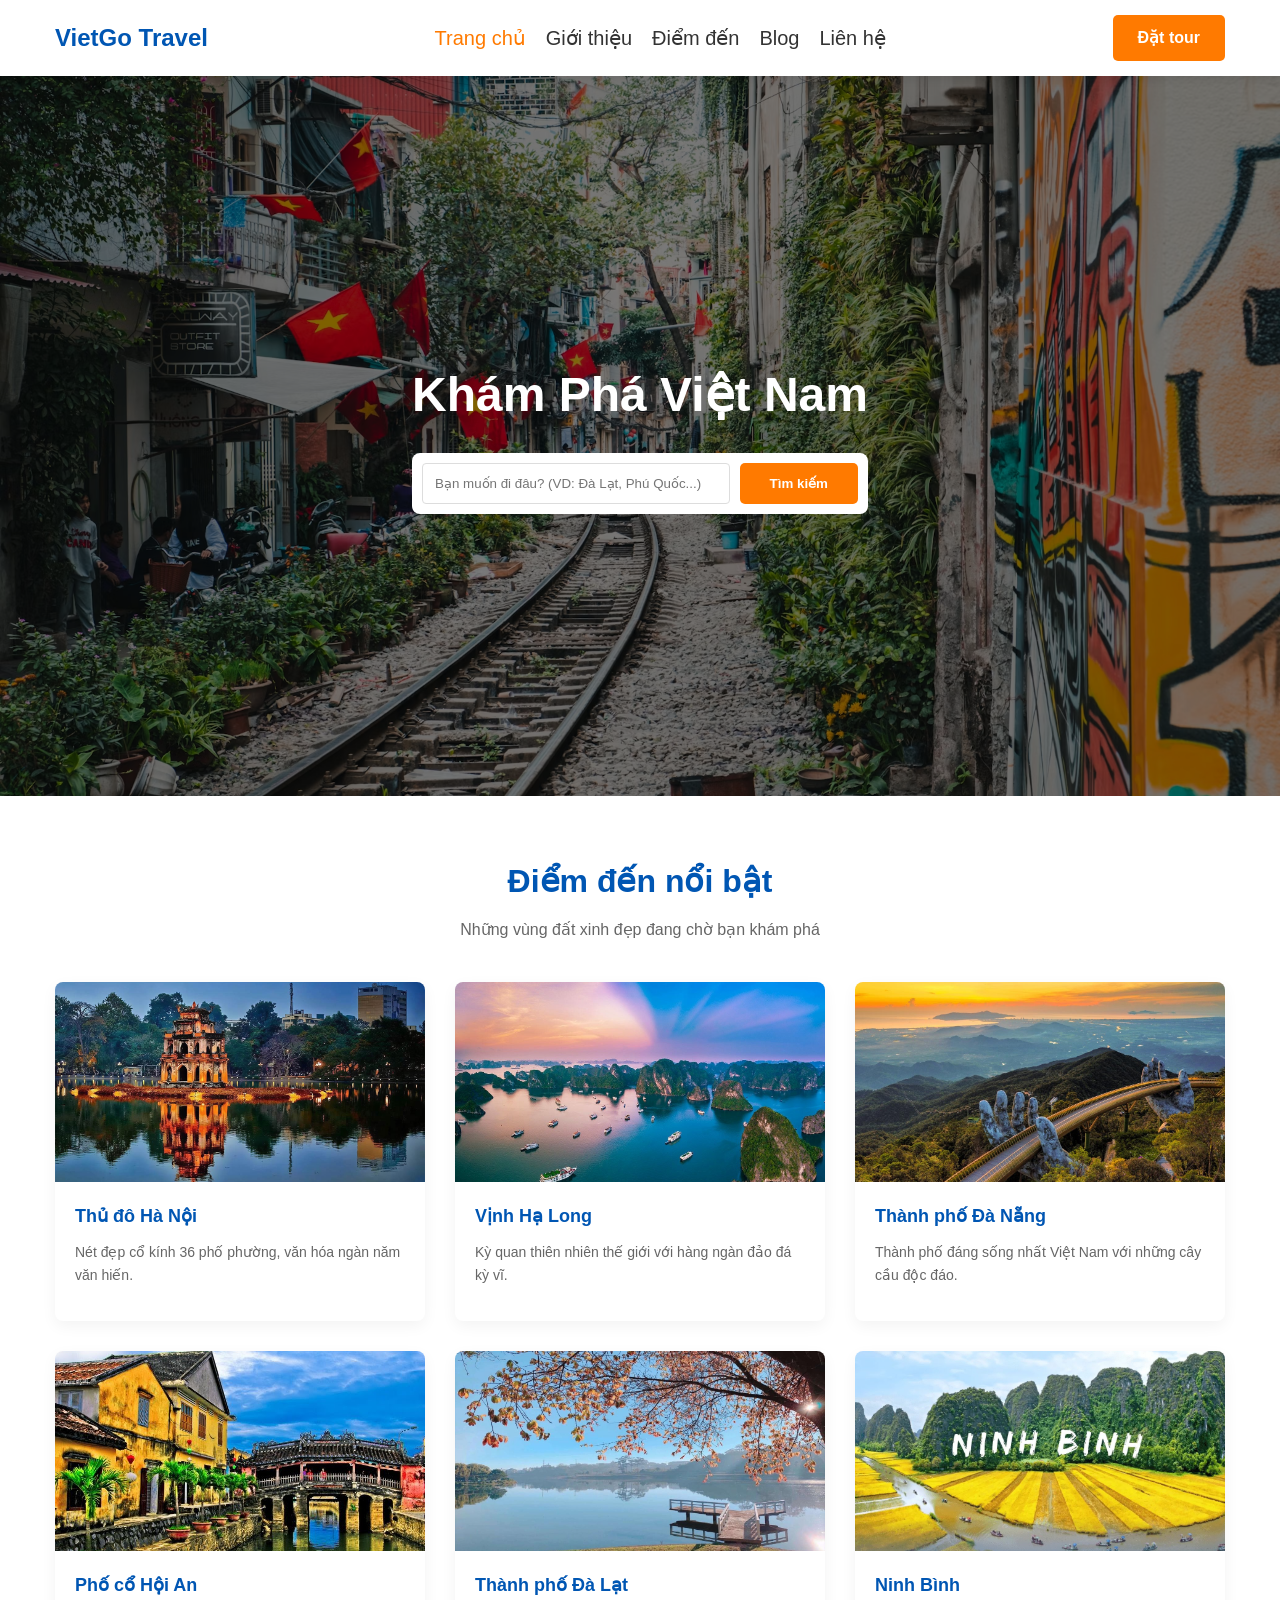
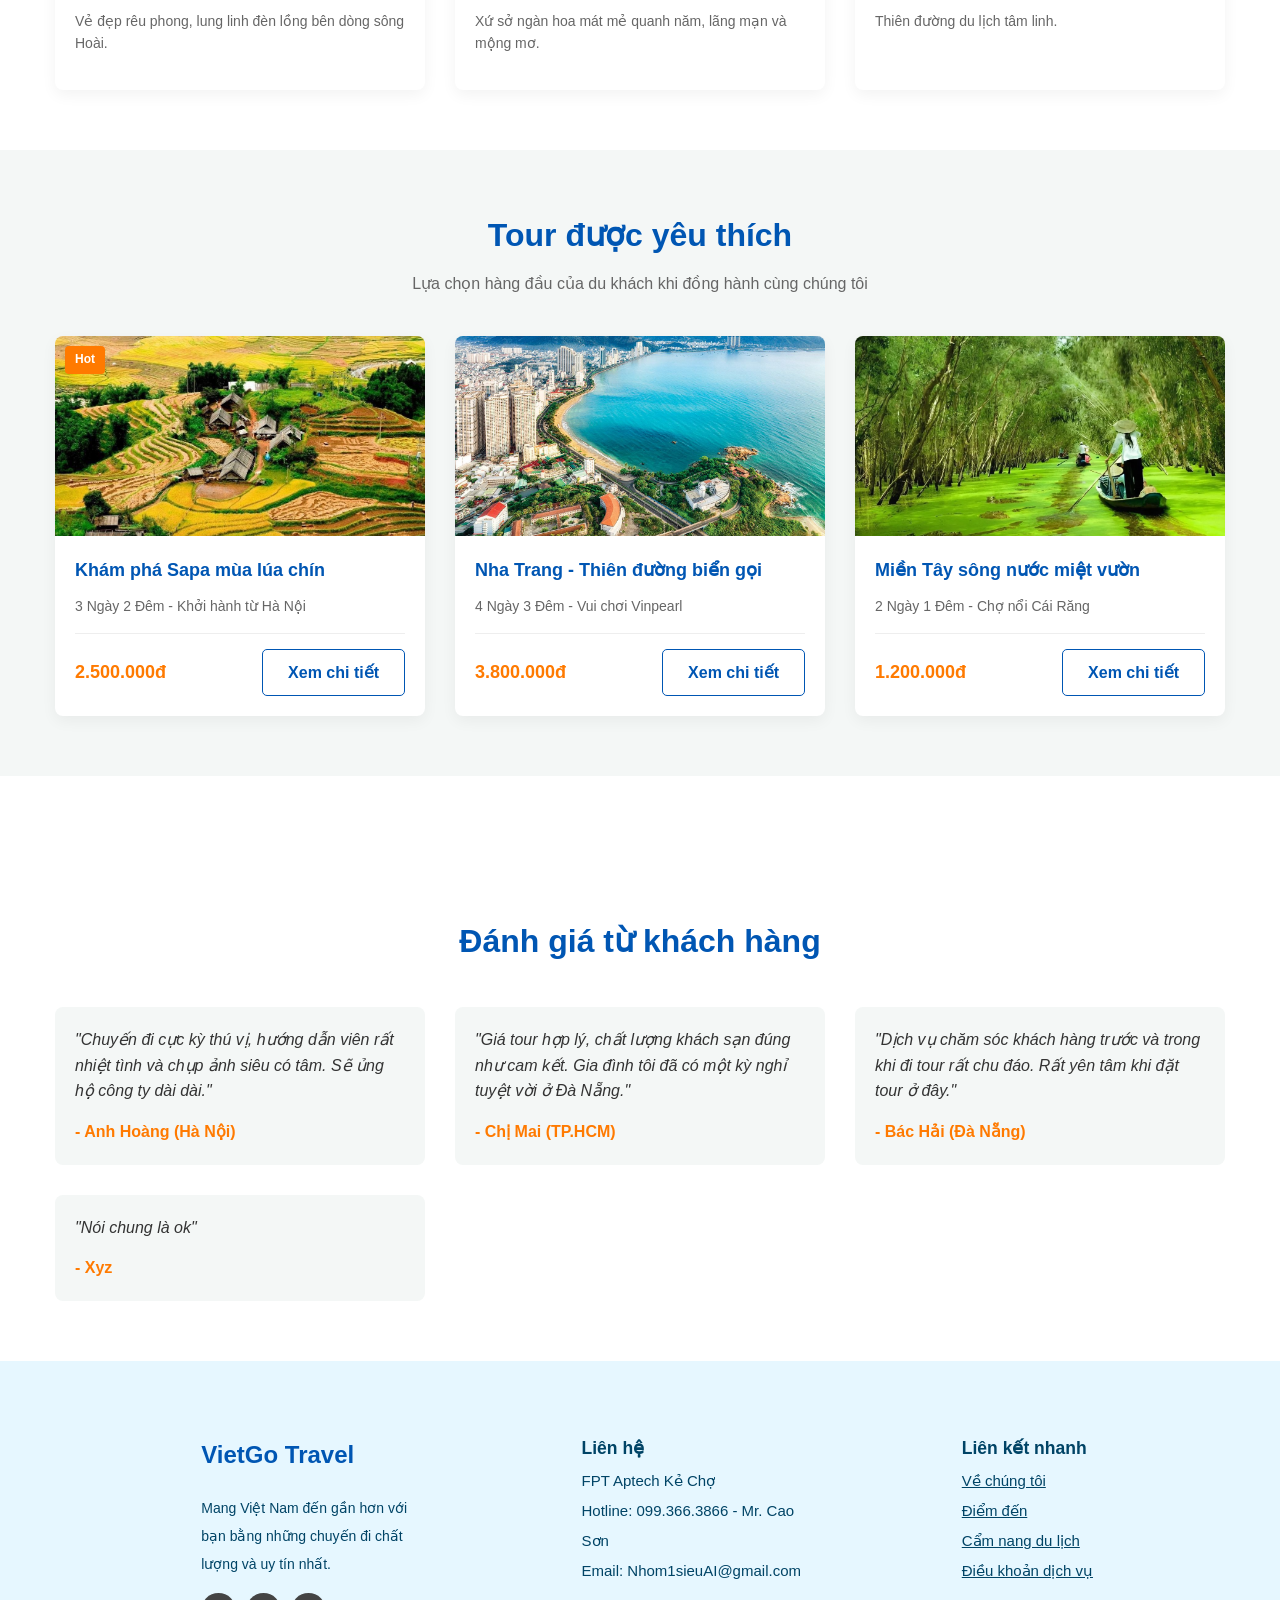
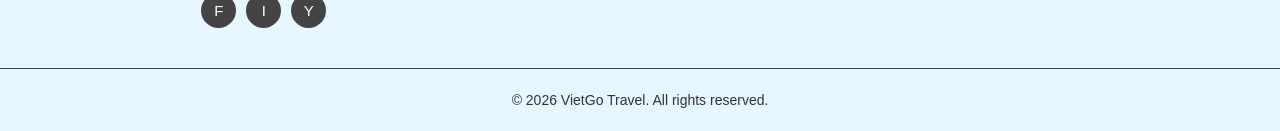
<file: index.html>
<!DOCTYPE html>
<html lang="en">

<head>
    <meta charset="UTF-8">
    <meta name="viewport" content="width=device-width, initial-scale=1.0">
    <title>Home</title>
    <link rel="stylesheet" href="css/index.css" />
    <link rel="stylesheet" href="css/app.css" />
    <link rel="stylesheet" href="./css/footer.css">
</head>

<body>
    <header class="header">
        <div class="container">
            <a href="index.html" class="logo">VietGo Travel</a>
            <nav class="nav">
                <a href="index.html" class="active">Trang chủ</a>
                <a href="about.html">Giới thiệu</a>
                <a href="destinations.html">Điểm đến</a>
                <a href="blog.html">Blog</a>
                <a href="contact.html">Liên hệ</a>
            </nav>
            <a href="#" class="btn btn-primary">Đặt tour</a>
        </div>
    </header>
    <section class="banner">
        <div class="container content">
            <h1>Khám Phá Việt Nam</h1>
            <div class="search-box">
                <input type="text" placeholder="Bạn muốn đi đâu? (VD: Đà Lạt, Phú Quốc...)">
                <button class="btn btn-primary">Tìm kiếm</button>
            </div>
        </div>
    </section>
    <section class="py-5 bg-white">
        <div class="container">
            <h2 class="section-title">Điểm đến nổi bật</h2>
            <p class="section-desc">Những vùng đất xinh đẹp đang chờ bạn khám phá</p>
            <div class="grid-3">
                <div class="card">
                    <div class="card-img"><img src="imgs/anh-pho-co-ha-noi-53.jpg" alt="Hà Nội"></div>
                    <div class="card-body">
                        <h3 class="card-title">Thủ đô Hà Nội</h3>
                        <p class="card-text">Nét đẹp cổ kính 36 phố phường, văn hóa ngàn năm văn hiến.</p>
                    </div>
                </div>
                <div class="card">
                    <div class="card-img"><img src="imgs/anh-vinh-ha-long-28.jpg" alt="Hạ Long"></div>
                    <div class="card-body">
                        <h3 class="card-title">Vịnh Hạ Long</h3>
                        <p class="card-text">Kỳ quan thiên nhiên thế giới với hàng ngàn đảo đá kỳ vĩ.</p>
                    </div>
                </div>
                <div class="card">
                    <div class="card-img"><img src="imgs/anh-dep-da-nang-2.jpg" alt="Đà Nẵng"></div>
                    <div class="card-body">
                        <h3 class="card-title">Thành phố Đà Nẵng</h3>
                        <p class="card-text">Thành phố đáng sống nhất Việt Nam với những cây cầu độc đáo.</p>
                    </div>
                </div>
                <div class="card">
                    <div class="card-img"><img src="imgs/hoian.png" alt="Hội An"></div>
                    <div class="card-body">
                        <h3 class="card-title">Phố cổ Hội An</h3>
                        <p class="card-text">Vẻ đẹp rêu phong, lung linh đèn lồng bên dòng sông Hoài.</p>
                    </div>
                </div>
                <div class="card">
                    <div class="card-img"><img src="imgs/hinh-anh-da-lat-41.jpg" alt="Đà Lạt"></div>
                    <div class="card-body">
                        <h3 class="card-title">Thành phố Đà Lạt</h3>
                        <p class="card-text">Xứ sở ngàn hoa mát mẻ quanh năm, lãng mạn và mộng mơ.</p>
                    </div>
                </div>
                <div class="card">
                    <div class="card-img"><img src="imgs/anh-dep-ninh-binh-thumbnail.jpg" alt="Phú Quốc"></div>
                    <div class="card-body">
                        <h3 class="card-title">Ninh Bình</h3>
                        <p class="card-text">Thiên đường du lịch tâm linh.</p>
                    </div>
                </div>
            </div>
        </div>
    </section>
    <section class="py-5">
        <div class="container">
            <h2 class="section-title">Tour được yêu thích</h2>
            <p class="section-desc">Lựa chọn hàng đầu của du khách khi đồng hành cùng chúng tôi</p>
            <div class="grid-3">

                <div class="card">
                    <div class="card-badge">Hot</div>
                    <div class="card-img"><img src="imgs/sapa.jpg"></div>
                    <div class="card-body">
                        <h3 class="card-title">Khám phá Sapa mùa lúa chín</h3>
                        <p class="card-text">3 Ngày 2 Đêm - Khởi hành từ Hà Nội</p>
                        <div class="card-footer">
                            <span class="price">2.500.000đ</span>
                            <a href="#" class="btn btn-outline">Xem chi tiết</a>
                        </div>
                    </div>
                </div>
                <div class="card">
                    <div class="card-img"><img src="imgs/nhatrang.jpg"></div>
                    <div class="card-body">
                        <h3 class="card-title">Nha Trang - Thiên đường biển gọi</h3>
                        <p class="card-text">4 Ngày 3 Đêm - Vui chơi Vinpearl</p>
                        <div class="card-footer">
                            <span class="price">3.800.000đ</span>
                            <a href="#" class="btn btn-outline">Xem chi tiết</a>
                        </div>
                    </div>
                </div>
                <div class="card">
                    <div class="card-img"><img src="imgs/canh-dep-mien-tay-2.jpg"></div>
                    <div class="card-body">
                        <h3 class="card-title">Miền Tây sông nước miệt vườn</h3>
                        <p class="card-text">2 Ngày 1 Đêm - Chợ nổi Cái Răng</p>
                        <div class="card-footer">
                            <span class="price">1.200.000đ</span>
                            <a href="#" class="btn btn-outline">Xem chi tiết</a>
                        </div>
                    </div>
                </div>

            </div>
        </div>
    </section>
    <section class="py-5 bg-white text-center">
        <div class="container">

            <div style="margin-top: 80px;">
                <h2 class="section-title">Đánh giá từ khách hàng</h2>
                <div class="grid-3" style="margin-top: 40px; text-align: left;">
                    <div style="background: var(--bg-light); padding: 20px; border-radius: 8px;">
                        <p><em>"Chuyến đi cực kỳ thú vị, hướng dẫn viên rất nhiệt tình và chụp ảnh siêu có tâm. Sẽ ủng
                                hộ công ty dài dài."</em></p>
                        <h4 style="margin-top: 15px; color: var(--accent-color);">- Anh Hoàng (Hà Nội)</h4>
                    </div>
                    <div style="background: var(--bg-light); padding: 20px; border-radius: 8px;">
                        <p><em>"Giá tour hợp lý, chất lượng khách sạn đúng như cam kết. Gia đình tôi đã có một kỳ nghỉ
                                tuyệt vời ở Đà Nẵng."</em></p>
                        <h4 style="margin-top: 15px; color: var(--accent-color);">- Chị Mai (TP.HCM)</h4>
                    </div>
                    <div style="background: var(--bg-light); padding: 20px; border-radius: 8px;">
                        <p><em>"Dịch vụ chăm sóc khách hàng trước và trong khi đi tour rất chu đáo. Rất yên tâm khi đặt
                                tour ở đây."</em></p>
                        <h4 style="margin-top: 15px; color: var(--accent-color);">- Bác Hải (Đà Nẵng)</h4>
                    </div>
                    <div style="background: var(--bg-light); padding: 20px; border-radius: 8px;">
                        <p><em>"Nói chung là ok"</em></p>
                        <h4 style="margin-top: 15px; color: var(--accent-color);">- Xyz</h4>
                    </div>
                </div>
            </div>
        </div>
    </section>
  <footer>
        <div class="container">
            <div class="footer-content">
                <div class="footer-item">
                <p href="#" class="logo" style="color: var(--primary-color);">VietGo Travel</p>
                <p style="margin-top: 15px; font-size: 14px;">Mang Việt Nam đến gần hơn với bạn bằng những chuyến đi
                    chất lượng và uy tín nhất.</p>
                <div class="social-links">
                    <a href="#">F</a> <a href="#">I</a> <a href="#">Y</a>
                </div>
                </div>
                <div class="footer-item">
                <h3>Liên hệ</h3>
                <ul>
                    <li>FPT Aptech Kẻ Chợ</li>
                    <li>Hotline: 099.366.3866 - Mr. Cao Sơn</li>
                    <li>Email: Nhom1sieuAI@gmail.com</li>
                </ul>
                </div>
                <div class="footer-item">
                    <h3>Liên kết nhanh</h3>
                <ul>
                    <li><a href="about.html">Về chúng tôi</a></li>
                    <li><a href="destinations.html">Điểm đến</a></li>
                    <li><a href="blog.html">Cẩm nang du lịch</a></li>
                    <li><a href="#">Điều khoản dịch vụ</a></li>
                </ul>
                </div>
                
            </div>
        </div>
         <div class="copyright">
            <p>&copy; 2026 VietGo Travel. All rights reserved.</p>
        </div>
    </footer>
</body>

</html>
</file>
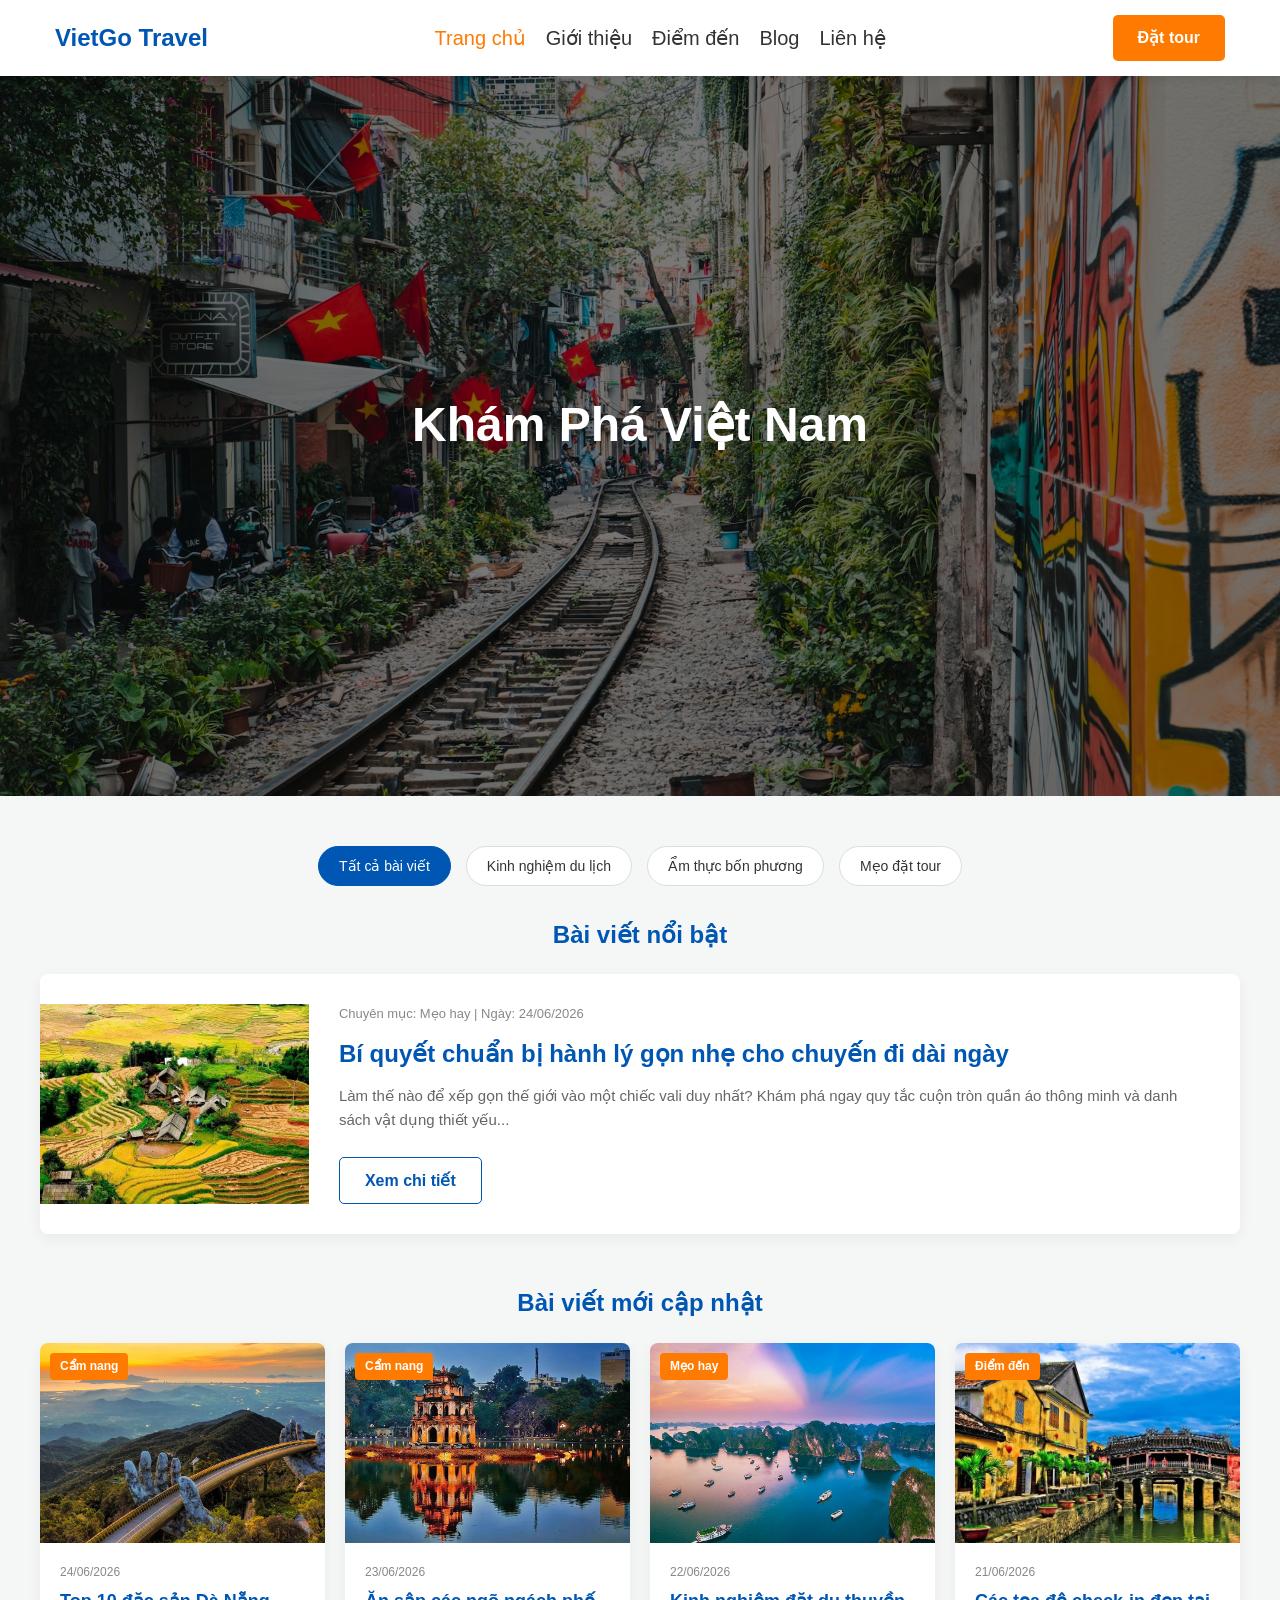
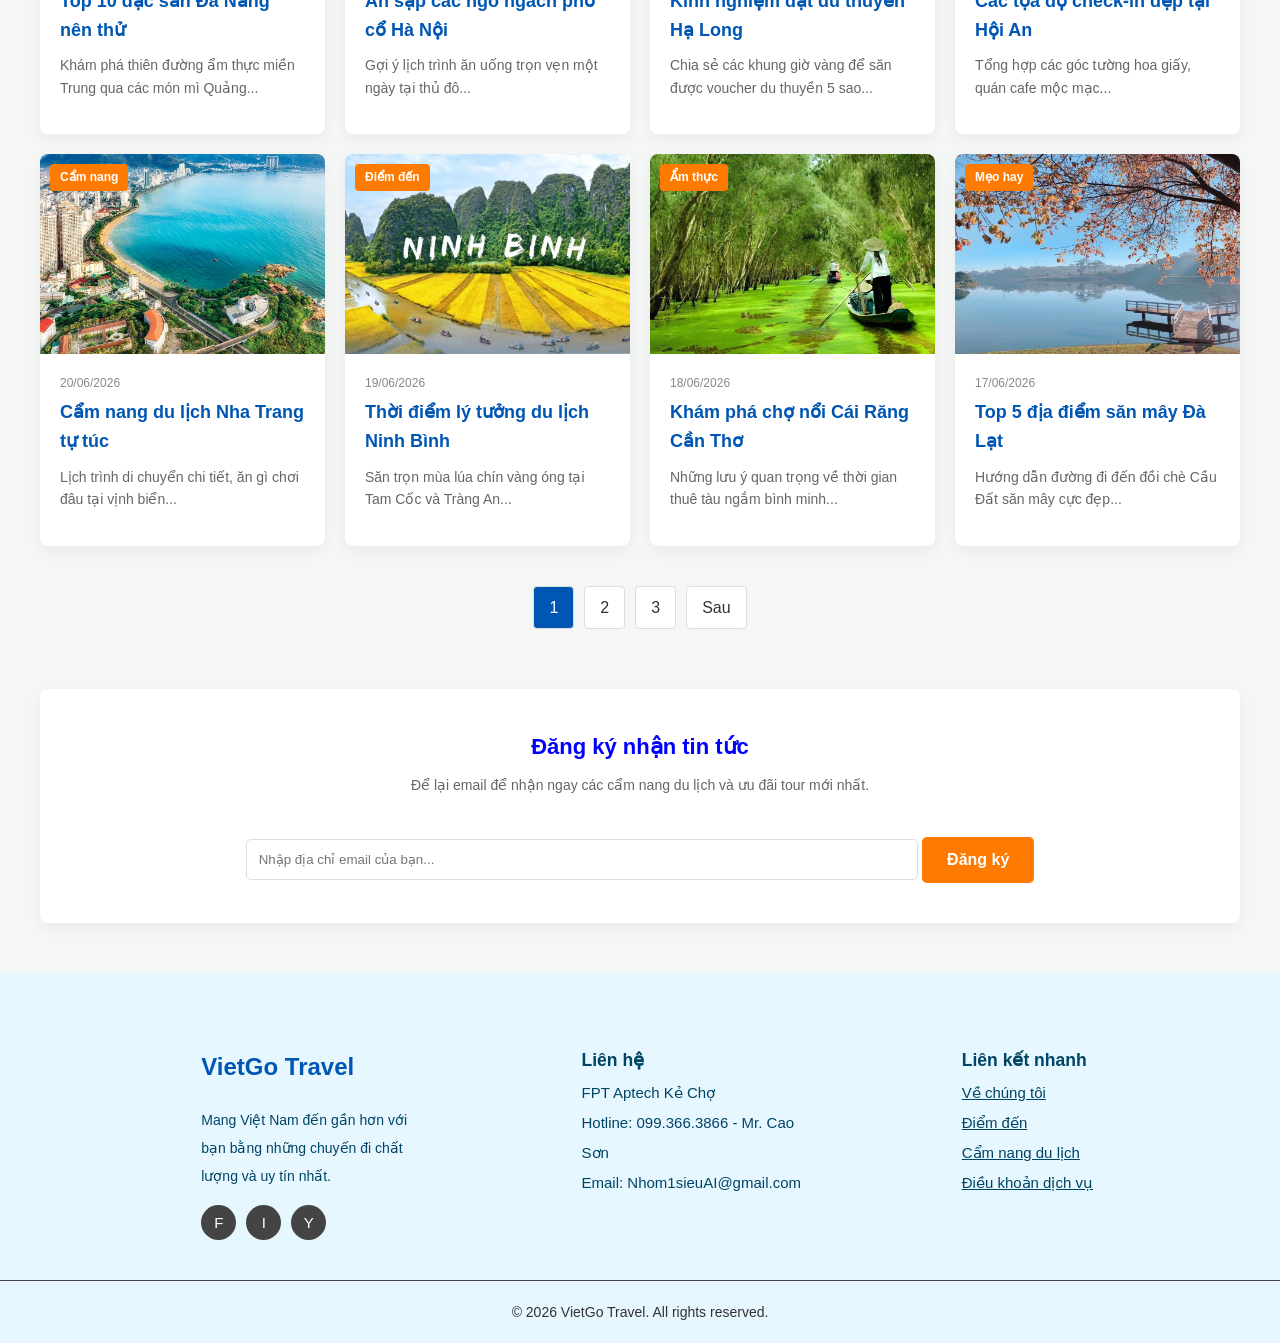
<file: blog.html>
<!DOCTYPE html>
<html lang="en">

<head>
    <meta charset="UTF-8">
    <meta name="viewport" content="width=device-width, initial-scale=1.0">
    <title>about</title>
    <link rel="stylesheet" href="css/app.css" />
    <link rel="stylesheet" href="css/index.css" />
    <link rel="stylesheet" href="./css/footer.css"/>
</head>

<body>
    <header class="header">
        <div class="container">
            <a href="index.html" class="logo">VietGo Travel</a>
            <nav class="nav">
                <a href="index.html" class="active">Trang chủ</a>
                <a href="about.html">Giới thiệu</a>
                <a href="destinations.html">Điểm đến</a>
                <a href="blog.html">Blog</a>
                <a href="contact.html">Liên hệ</a>
            </nav>
            <a href="#" class="btn btn-primary">Đặt tour</a>
        </div>
    </header>
    <section class="banner">
        <div class="container content">
            <h1>Khám Phá Việt Nam</h1>

        </div>

    </section>

    <div class="container" style="padding: 50px 0;">
        
        <div class="category-bar">
            <a href="#" class="active">Tất cả bài viết</a>
            <a href="#">Kinh nghiệm du lịch</a>
            <a href="#">Ẩm thực bốn phương</a>
            <a href="#">Mẹo đặt tour</a>
        </div>

        <h2 class="section-title" style="font-size: 24px; margin-bottom: 20px;">Bài viết nổi bật</h2>
        <div class="card" style="display: flex; align-items: center; margin-bottom: 50px;">
            <div class="card-img">
                <img src="imgs/sapa.jpg" alt="Bài viết nổi bật">
            </div>
            <div class="card-body" style="padding: 30px;">
                <div style="font-size: 13px; color: #888; margin-bottom: 10px;">Chuyên mục: Mẹo hay | Ngày: 24/06/2026</div>
                <h3 class="card-title" style="font-size: 24px;">Bí quyết chuẩn bị hành lý gọn nhẹ cho chuyến đi dài ngày</h3>
                <p class="card-text" style="font-size: 15px; margin-bottom: 25px;">Làm thế nào để xếp gọn thế giới vào một chiếc vali duy nhất? Khám phá ngay quy tắc cuộn tròn quần áo thông minh và danh sách vật dụng thiết yếu...</p>
                <a href="#" class="btn btn-outline">Xem chi tiết</a>
            </div>
        </div>

        <h2 class="section-title" style="font-size: 24px; margin-bottom: 20px;">Bài viết mới cập nhật</h2>
        <div class="grid-4">
            
            <div class="card">
                <div class="card-img">
                    <span class="card-badge">Cẩm nang</span>
                    <img src="imgs/anh-dep-da-nang-2.jpg" alt="Đà Nẵng">
                </div>
                <div class="card-body">
                    <div style="font-size: 12px; color: #888; margin-bottom: 5px;">24/06/2026</div>
                    <h4 class="card-title">Top 10 đặc sản Đà Nẵng nên thử</h4>
                    <p class="card-text">Khám phá thiên đường ẩm thực miền Trung qua các món mì Quảng...</p>
                </div>
            </div>

            <div class="card">
                <div class="card-img">
                    <span class="card-badge">Cẩm nang</span>
                    <img src="imgs/anh-pho-co-ha-noi-53.jpg" alt="Hà Nội">
                </div>
                <div class="card-body">
                    <div style="font-size: 12px; color: #888; margin-bottom: 5px;">23/06/2026</div>
                    <h4 class="card-title">Ăn sập các ngõ ngách phố cổ Hà Nội</h4>
                    <p class="card-text">Gợi ý lịch trình ăn uống trọn vẹn một ngày tại thủ đô...</p>
                </div>
            </div>

            <div class="card">
                <div class="card-img">
                    <span class="card-badge">Mẹo hay</span>
                    <img src="imgs/anh-vinh-ha-long-28.jpg" alt="Hạ Long">
                </div>
                <div class="card-body">
                    <div style="font-size: 12px; color: #888; margin-bottom: 5px;">22/06/2026</div>
                    <h4 class="card-title">Kinh nghiệm đặt du thuyền Hạ Long</h4>
                    <p class="card-text">Chia sẻ các khung giờ vàng để săn được voucher du thuyền 5 sao...</p>
                </div>
            </div>

            <div class="card">
                <div class="card-img">
                    <span class="card-badge">Điểm đến</span>
                    <img src="imgs/hoian.png" alt="Hội An">
                </div>
                <div class="card-body">
                    <div style="font-size: 12px; color: #888; margin-bottom: 5px;">21/06/2026</div>
                    <h4 class="card-title">Các tọa độ check-in đẹp tại Hội An</h4>
                    <p class="card-text">Tổng hợp các góc tường hoa giấy, quán cafe mộc mạc...</p>
                </div>
            </div>

            <div class="card">
                <div class="card-img">
                    <span class="card-badge">Cẩm nang</span>
                    <img src="imgs/nhatrang.jpg" alt="Nha Trang">
                </div>
                <div class="card-body">
                    <div style="font-size: 12px; color: #888; margin-bottom: 5px;">20/06/2026</div>
                    <h4 class="card-title">Cẩm nang du lịch Nha Trang tự túc</h4>
                    <p class="card-text">Lịch trình di chuyển chi tiết, ăn gì chơi đâu tại vịnh biển...</p>
                </div>
            </div>

            <div class="card">
                <div class="card-img">
                    <span class="card-badge">Điểm đến</span>
                    <img src="imgs/anh-dep-ninh-binh-thumbnail.jpg" alt="Ninh Bình">
                </div>
                <div class="card-body">
                    <div style="font-size: 12px; color: #888; margin-bottom: 5px;">19/06/2026</div>
                    <h4 class="card-title">Thời điểm lý tưởng du lịch Ninh Bình</h4>
                    <p class="card-text">Săn trọn mùa lúa chín vàng óng tại Tam Cốc và Tràng An...</p>
                </div>
            </div>

            <div class="card">
                <div class="card-img">
                    <span class="card-badge">Ẩm thực</span>
                    <img src="imgs/canh-dep-mien-tay-2.jpg" alt="Miền Tây">
                </div>
                <div class="card-body">
                    <div style="font-size: 12px; color: #888; margin-bottom: 5px;">18/06/2026</div>
                    <h4 class="card-title">Khám phá chợ nổi Cái Răng Cần Thơ</h4>
                    <p class="card-text">Những lưu ý quan trọng về thời gian thuê tàu ngắm bình minh...</p>
                </div>
            </div>

            <div class="card">
                <div class="card-img">
                    <span class="card-badge">Mẹo hay</span>
                    <img src="imgs/hinh-anh-da-lat-41.jpg" alt="Đà Lạt">
                </div>
                <div class="card-body">
                    <div style="font-size: 12px; color: #888; margin-bottom: 5px;">17/06/2026</div>
                    <h4 class="card-title">Top 5 địa điểm săn mây Đà Lạt</h4>
                    <p class="card-text">Hướng dẫn đường đi đến đồi chè Cầu Đất săn mây cực đẹp...</p>
                </div>
            </div>

        </div>

        <div class="pagination">
            <a href="#" class="active">1</a>
            <a href="#">2</a>
            <a href="#">3</a>
            <a href="#">Sau</a>
            
        </div>

        <div class="card" style="margin-top: 60px; padding: 40px; background: var(--white); text-align: center;">
            <h3 style="color: blue; margin-bottom: 10px; font-size: 22px;">Đăng ký nhận tin tức</h3>
            <p class="card-text">Để lại email để nhận ngay các cẩm nang du lịch và ưu đãi tour mới nhất.</p>
            
            <br>

            <div class="newsletter-box">
                <input type="text" placeholder="Nhập địa chỉ email của bạn..." style="padding: 12px; width: 60%; border: 1px solid #ddd; border-radius: 5px; outline: none;">
                <a href="#" class="btn btn-primary" style="display: inline-block; vertical-align: middle;">Đăng ký</a>
            </div>
        </div>

        </div>

    </div>

     <footer>
        <div class="container">
            <div class="footer-content">
                <div class="footer-item">
                <p href="#" class="logo" style="color: var(--primary-color);">VietGo Travel</p>
                <p style="margin-top: 15px; font-size: 14px;">Mang Việt Nam đến gần hơn với bạn bằng những chuyến đi
                    chất lượng và uy tín nhất.</p>
                <div class="social-links">
                    <a href="#">F</a> <a href="#">I</a> <a href="#">Y</a>
                </div>
                </div>
                <div class="footer-item">
                <h3>Liên hệ</h3>
                <ul>
                    <li>FPT Aptech Kẻ Chợ</li>
                    <li>Hotline: 099.366.3866 - Mr. Cao Sơn</li>
                    <li>Email: Nhom1sieuAI@gmail.com</li>
                </ul>
                </div>
                <div class="footer-item">
                    <h3>Liên kết nhanh</h3>
                <ul>
                    <li><a href="about.html">Về chúng tôi</a></li>
                    <li><a href="destinations.html">Điểm đến</a></li>
                    <li><a href="blog.html">Cẩm nang du lịch</a></li>
                    <li><a href="#">Điều khoản dịch vụ</a></li>
                </ul>
                </div>
                
            </div>
        </div>
         <div class="copyright">
            <p>&copy; 2026 VietGo Travel. All rights reserved.</p>
        </div>
    </footer>
</body>

</html>
</file>
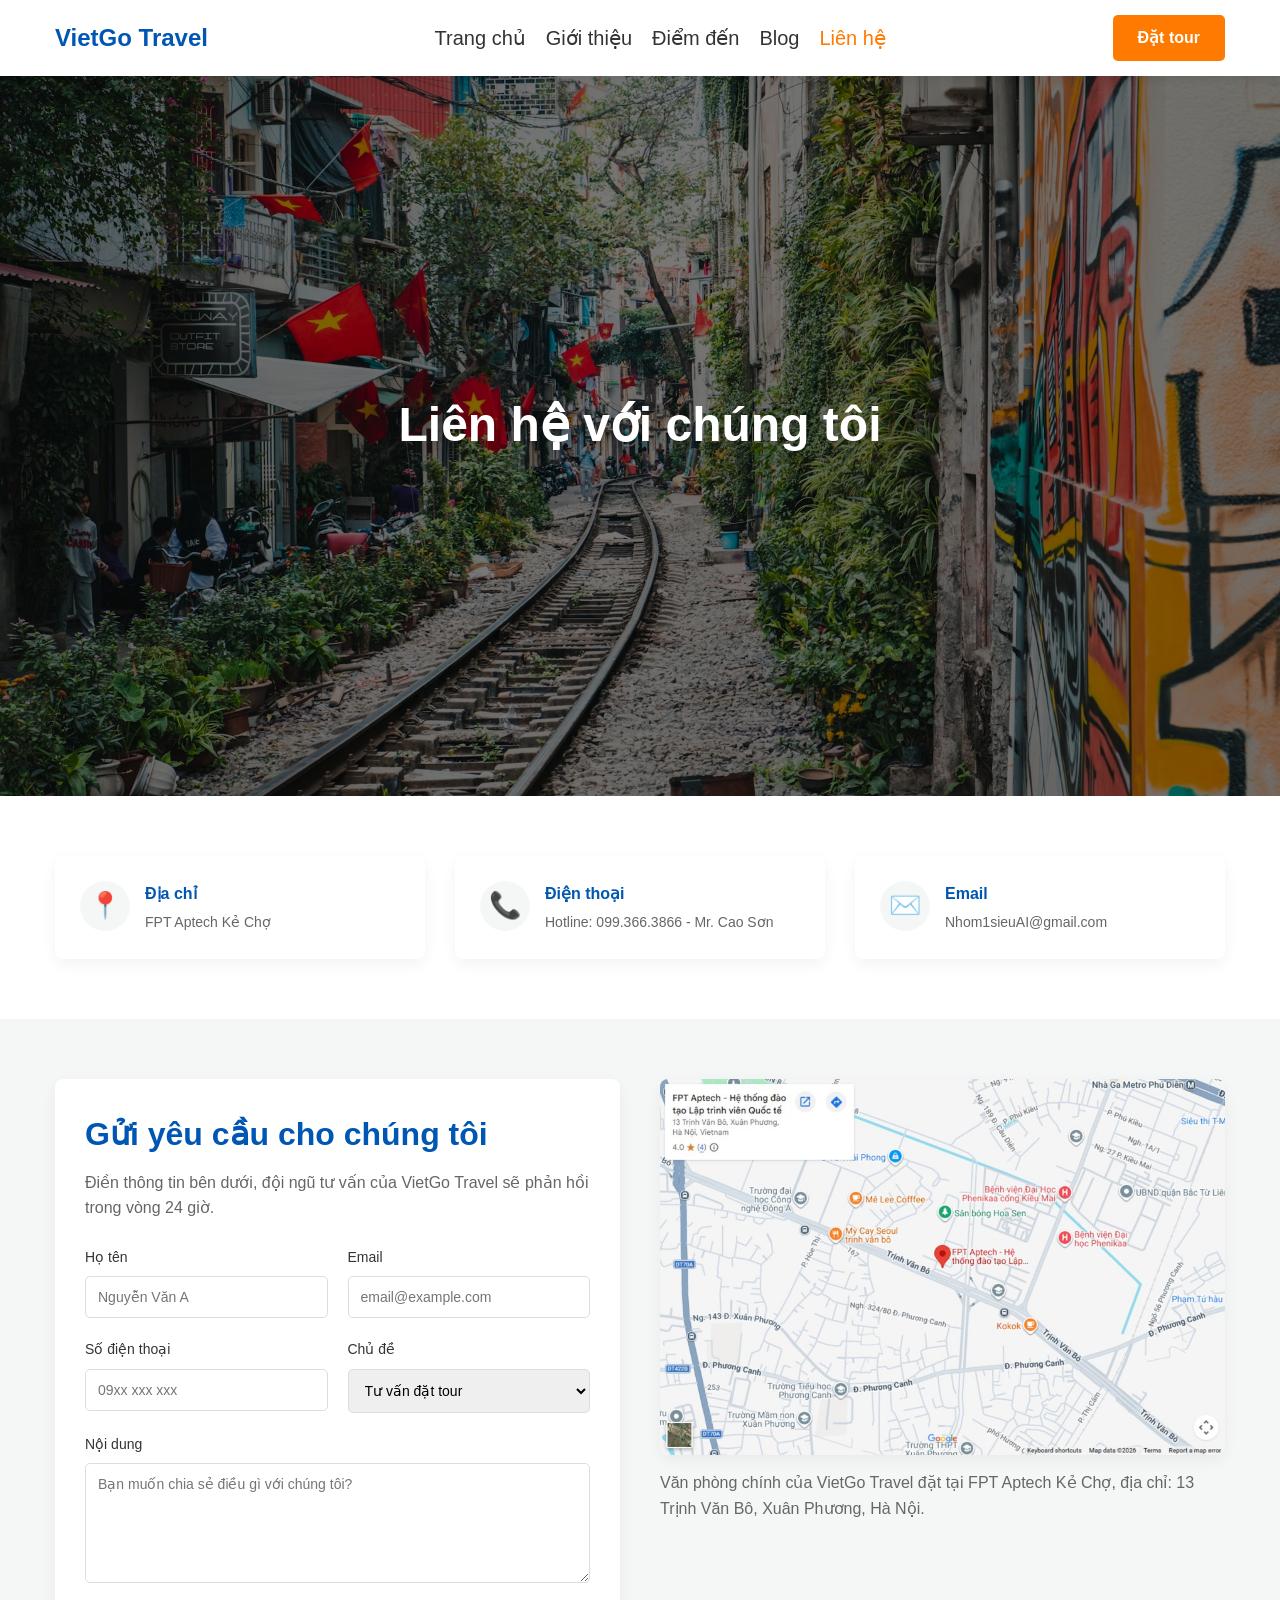
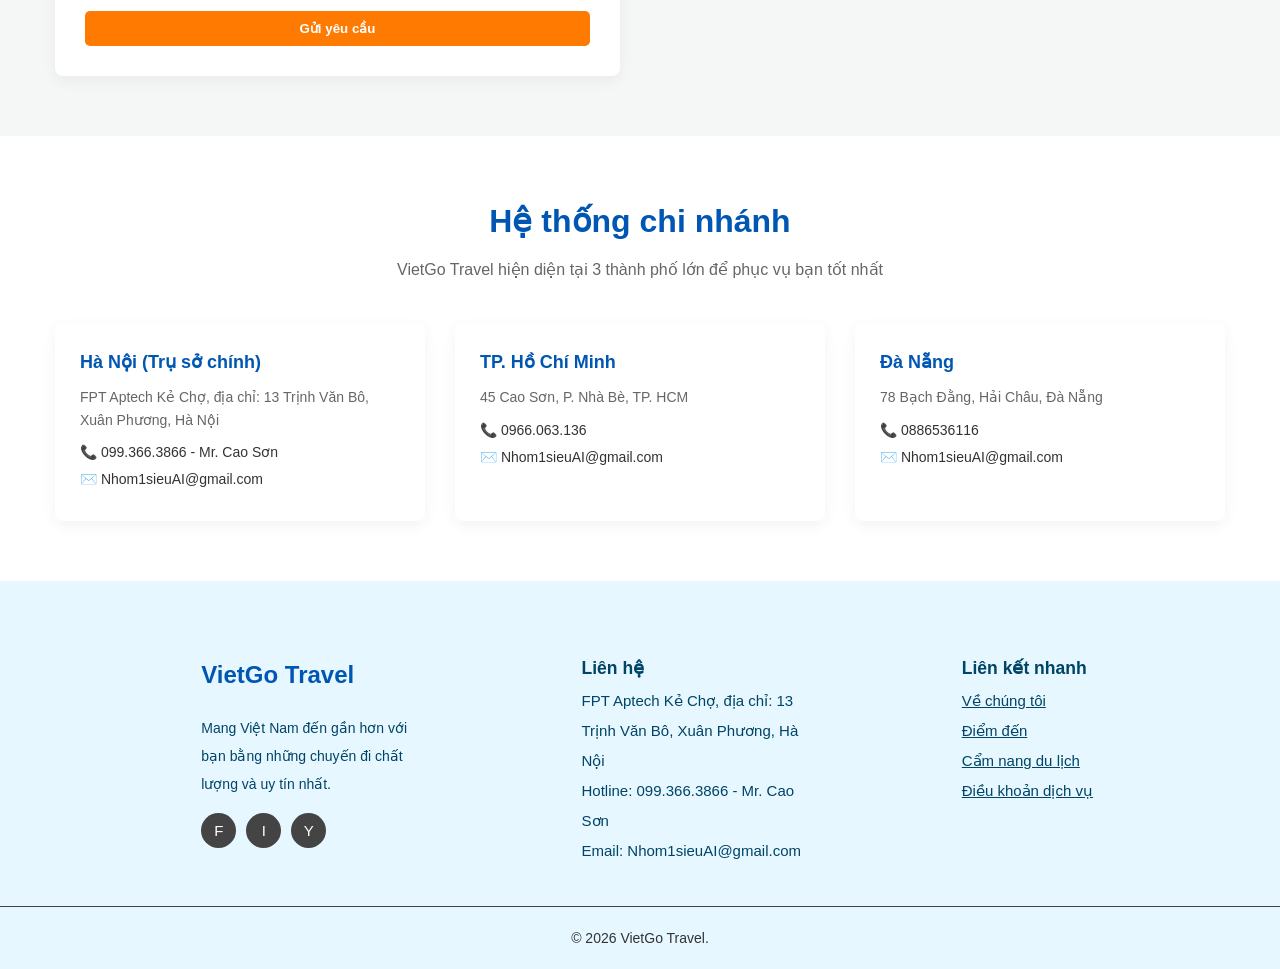
<file: contact.html>
<!DOCTYPE html>
<html lang="vi">

<head>
    <meta charset="UTF-8">
    <meta name="viewport" content="width=device-width, initial-scale=1.0">
    <title>Liên hệ - VietGo Travel</title>
    <link rel="stylesheet" href="css/index.css" />
    <link rel="stylesheet" href="css/app.css" />
    <link rel="stylesheet" href="./css/footer.css">
    <link rel="stylesheet" href="css/contact.css" />
</head>

<body>
    <header class="header">
        <div class="container">
            <a href="index.html" class="logo">VietGo Travel</a>
            <nav class="nav">
                <a href="index.html">Trang chủ</a>
                <a href="about.html">Giới thiệu</a>
                <a href="destinations.html">Điểm đến</a>
                <a href="blog.html">Blog</a>
                <a href="contact.html" class="active">Liên hệ</a>
            </nav>
            <a href="#" class="btn btn-primary">Đặt tour</a>
        </div>
    </header>

    <section class="banner contact-banner">
        <div class="container content">
            <h1>Liên hệ với chúng tôi</h1>
        </div>
    </section>

    <section class="py-5 bg-white">
        <div class="container">
            <div class="grid-3">
                <div class="info-card">
                    <div class="info-card-icon">📍</div>
                    <div>
                        <div class="info-card-title">Địa chỉ</div>
                        <div class="info-card-desc">FPT Aptech Kẻ Chợ</div>
                    </div>
                </div>
                <div class="info-card">
                    <div class="info-card-icon">📞</div>
                    <div>
                        <div class="info-card-title">Điện thoại</div>
                        <div class="info-card-desc">Hotline: 099.366.3866 - Mr. Cao Sơn</div>
                    </div>
                </div>
                <div class="info-card">
                    <div class="info-card-icon">✉️</div>
                    <div>
                        <div class="info-card-title">Email</div>
                        <div class="info-card-desc">Nhom1sieuAI@gmail.com</div>
                    </div>
                </div>
            </div>
        </div>
    </section>

    <section class="py-5">
        <div class="container grid-2">

            <div class="contact-form-card">
                <h2 class="section-title" style="text-align:left;">Gửi yêu cầu cho chúng tôi</h2>
                <p class="section-desc" style="text-align:left; margin-bottom:25px;">Điền thông tin bên dưới, đội ngũ
                    tư vấn của VietGo Travel sẽ phản hồi trong vòng 24 giờ.</p>

                <form action="#" method="post">
                    <div class="form-row">
                        <div class="form-group">
                            <label>Họ tên</label>
                            <input type="text" placeholder="Nguyễn Văn A">
                        </div>
                        <div class="form-group">
                            <label>Email</label>
                            <input type="email" placeholder="email@example.com">
                        </div>
                    </div>
                    <div class="form-row">
                        <div class="form-group">
                            <label>Số điện thoại</label>
                            <input type="tel" placeholder="09xx xxx xxx">
                        </div>
                        <div class="form-group">
                            <label>Chủ đề</label>
                            <select>
                                <option>Tư vấn đặt tour</option>
                                <option>Hỗ trợ đơn hàng</option>
                                <option>Hợp tác doanh nghiệp</option>
                                <option>Góp ý - Khiếu nại</option>
                            </select>
                        </div>
                    </div>
                    <div class="form-group">
                        <label>Nội dung</label>
                        <textarea placeholder="Bạn muốn chia sẻ điều gì với chúng tôi?"></textarea>
                    </div>
                    <button type="submit" class="btn btn-primary btn-block">Gửi yêu cầu</button>
                </form>
            </div>

            <div>
                <div class="map-frame">
                    <img src="image/map-fpt-aptech.jpg"
                        alt="Vị trí FPT Aptech - Hệ thống đào tạo Lập trình viên Quốc tế, 13 Trịnh Văn Bô, Xuân Phương, Hà Nội trên Google Maps">
                </div>
                <p class="section-desc" style="text-align:left; margin-top:15px; margin-bottom:0;">Văn phòng chính
                    của VietGo Travel đặt tại FPT Aptech Kẻ Chợ, địa chỉ: 13 Trịnh Văn Bô, Xuân Phương, Hà Nội.</p>
            </div>

        </div>
    </section>

    <section class="py-5 bg-white">
        <div class="container">
            <h2 class="section-title">Hệ thống chi nhánh</h2>
            
            <p class="section-desc">VietGo Travel hiện diện tại 3 thành phố lớn để phục vụ bạn tốt nhất</p>
            <div class="grid-3">
                <div class="card branch-card">
                    <div class="branch-card-city">Hà Nội (Trụ sở chính)</div>
                    <div class="branch-card-addr">FPT Aptech Kẻ Chợ, địa chỉ: 13 Trịnh Văn Bô, Xuân Phương, Hà Nội</div>
                    <div class="branch-card-meta">📞 099.366.3866 - Mr. Cao Sơn</div>
                    <div class="branch-card-meta">✉️ Nhom1sieuAI@gmail.com</div>
                </div>
                <div class="card branch-card">
                    <div class="branch-card-city">TP. Hồ Chí Minh</div>
                    <div class="branch-card-addr">45 Cao Sơn, P. Nhà Bè, TP. HCM</div>
                    <div class="branch-card-meta">📞 0966.063.136</div>
                    <div class="branch-card-meta">✉️ Nhom1sieuAI@gmail.com</div>
                </div>
                <div class="card branch-card">
                    <div class="branch-card-city">Đà Nẵng</div>
                    <div class="branch-card-addr">78 Bạch Đằng, Hải Châu, Đà Nẵng</div>
                    <div class="branch-card-meta">📞 0886536116</div>
                    <div class="branch-card-meta">✉️ Nhom1sieuAI@gmail.com</div>
                </div>
            </div>
        </div>
    </section>

    <footer>
        <div class="container">
            <div class="footer-content">
                <div class="footer-item">
                <p href="#" class="logo" style="color: var(--primary-color);">VietGo Travel</p>
                <p style="margin-top: 15px; font-size: 14px;">Mang Việt Nam đến gần hơn với bạn bằng những chuyến đi
                    chất lượng và uy tín nhất.</p>
                <div class="social-links">
                    <a href="#">F</a> <a href="#">I</a> <a href="#">Y</a>
                </div>
                </div>
                <div class="footer-item">
                <h3>Liên hệ</h3>
                <ul>
                    <li>FPT Aptech Kẻ Chợ, địa chỉ: 13 Trịnh Văn Bô, Xuân Phương, Hà Nội</li>
                    <li>Hotline: 099.366.3866 - Mr. Cao Sơn</li>
                    <li>Email: Nhom1sieuAI@gmail.com</li>
                </ul>
                </div>
                <div class="footer-item">
                    <h3>Liên kết nhanh</h3>
                <ul>
                    <li><a href="about.html">Về chúng tôi</a></li>
                    <li><a href="destinations.html">Điểm đến</a></li>
                    <li><a href="blog.html">Cẩm nang du lịch</a></li>
                    <li><a href="#">Điều khoản dịch vụ</a></li>
                </ul>
                </div>
                
            </div>
        </div>
         <div class="copyright">
            <p>&copy; 2026 VietGo Travel.</p>
        </div>
    </footer>
</body>

</html>
</file>
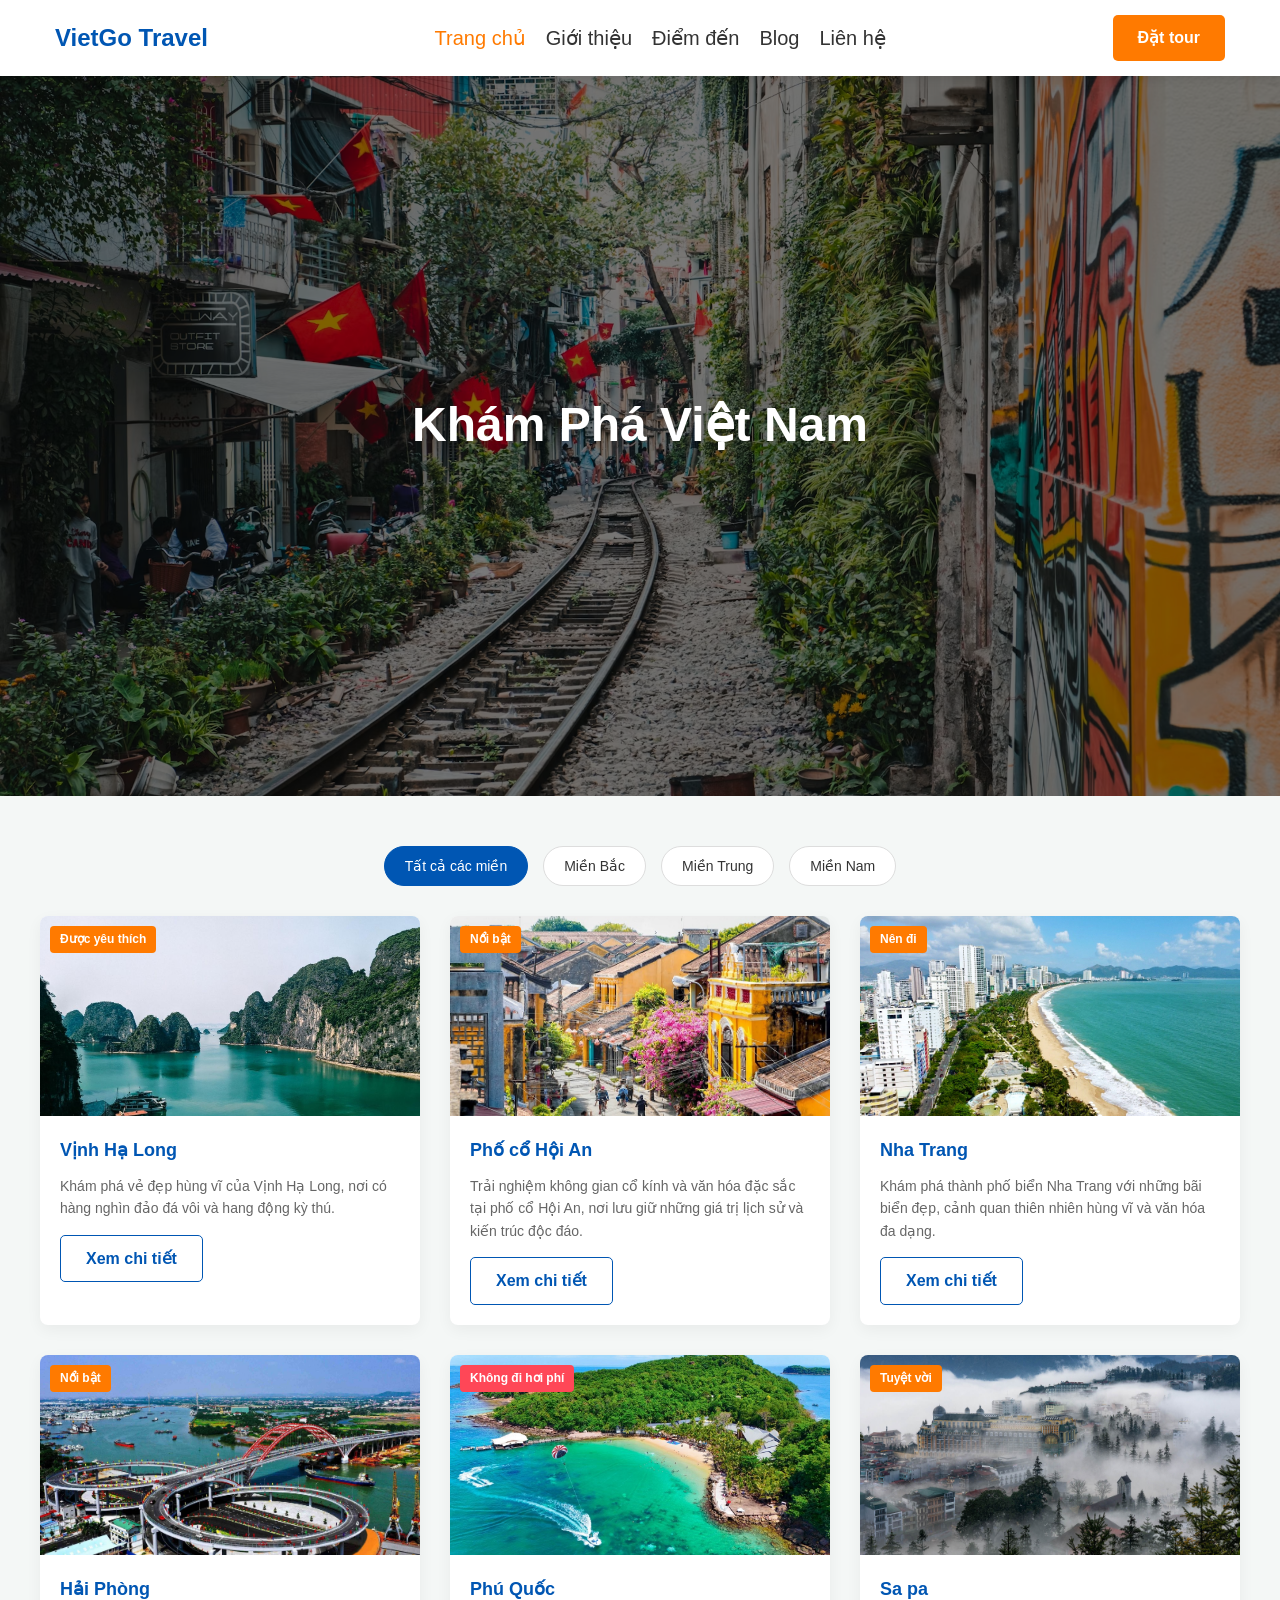
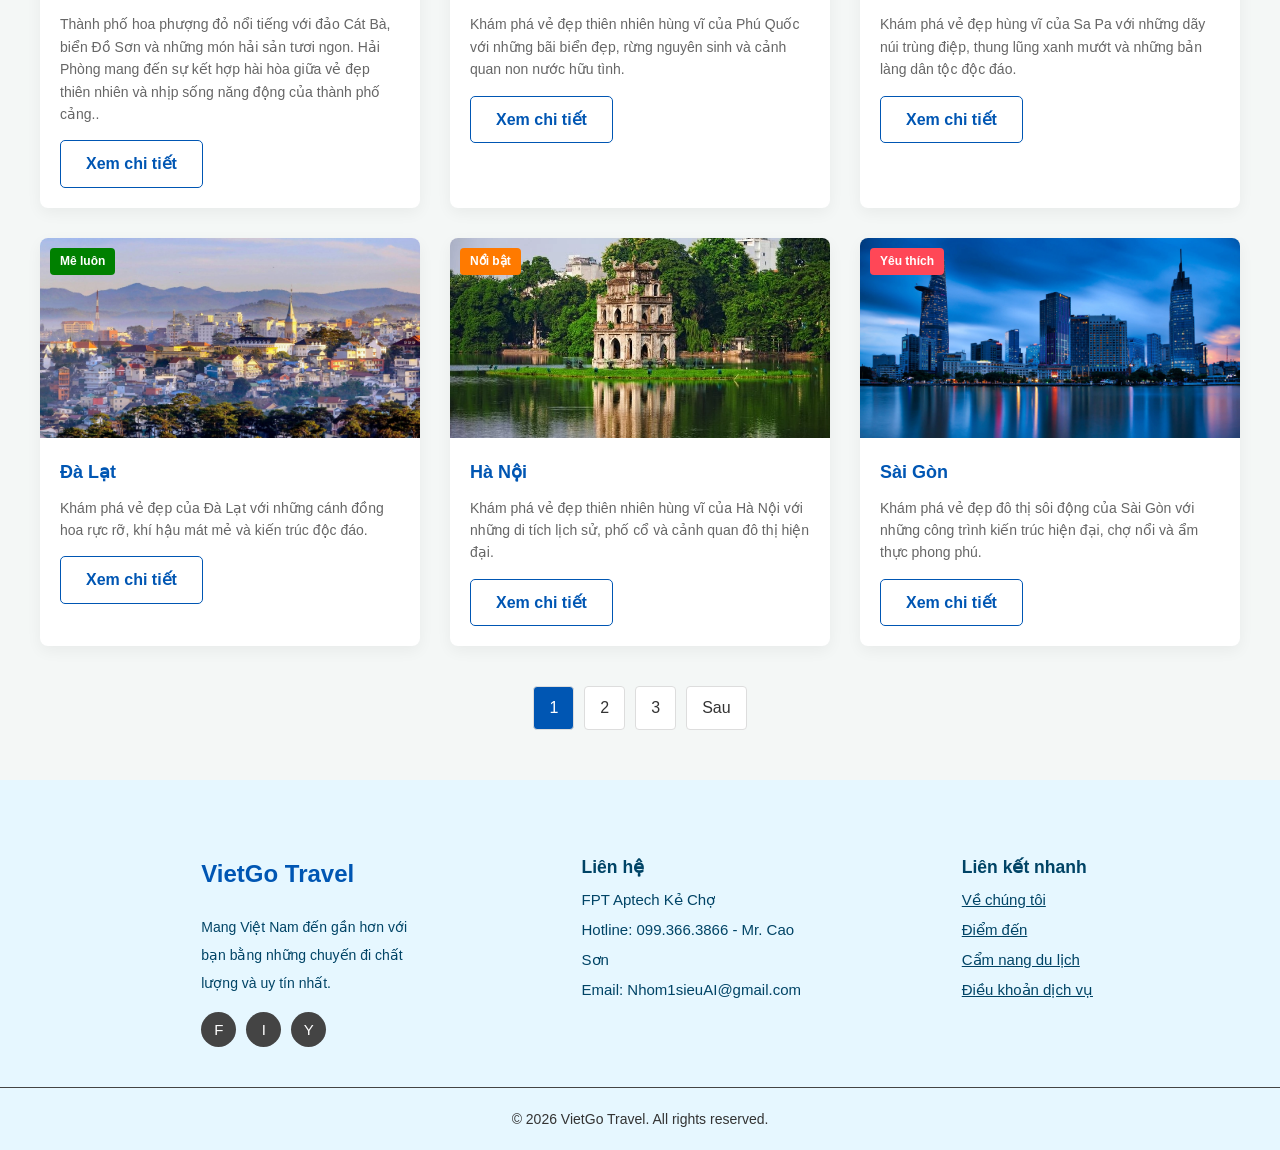
<file: destinations.html>
<!DOCTYPE html>
<html lang="en">

<head>
    <meta charset="UTF-8">
    <meta name="viewport" content="width=device-width, initial-scale=1.0">
    <title>about</title>
    <link rel="stylesheet" href="css/app.css" />
    <link rel="stylesheet" href="css/index.css" />
    <link rel="stylesheet" href="./css/footer.css">
  

</head>

<body>
    <header class="header">
        <div class="container">
            <a href="index.html" class="logo">VietGo Travel</a>
            <nav class="nav">
                <a href="index.html" class="active">Trang chủ</a>
                <a href="about.html">Giới thiệu</a>
                <a href="destinations.html">Điểm đến</a>
                <a href="blog.html">Blog</a>
                <a href="contact.html">Liên hệ</a>
            </nav>
            <a href="#" class="btn btn-primary">Đặt tour</a>
        </div>
    </header>
    <section class="banner">
        <div class="container content">
            <h1>Khám Phá Việt Nam</h1>

        </div>

    </section>

    <div class="container" style="padding: 50px 0;">
        
        <div class="category-bar">
            <a href="#" class="active">Tất cả các miền</a>
            <a href="#">Miền Bắc</a>
            <a href="#">Miền Trung</a>
            <a href="#">Miền Nam</a>
        </div>
        <div class="grid-3">
           
            <div class="card">
                <div class="card-img">
                    <span class="card-badge">Được yêu thích</span>
                    <img src="imgs/anh-vinh-ha-long-12.jpg" alt="Điểm đến được yêu thích">
                </div>
                <div class="card-body">
                    <h3 class="card-title">Vịnh Hạ Long</h3> 
                    <p class="card-text">Khám phá vẻ đẹp hùng vĩ của Vịnh Hạ Long, nơi có hàng nghìn đảo đá vôi và hang động kỳ thú.</p>
                    <a href="#" class="btn btn-outline">Xem chi tiết</a>
                    


                    
                </div>


             </div>

            <div class="card">
                <div class="card-img">
                    <span class="card-badge">Nổi bật</span>
                    <img src="imgs/check-in-hoi-an-01.jpg" alt="Điểm đến được yêu thích">
                </div>
                <div class="card-body">
                    <h3 class="card-title">Phố cổ Hội An</h3>
                    <p class="card-text">Trải nghiệm không gian cổ kính và văn hóa đặc sắc tại phố cổ Hội An, nơi lưu giữ những giá trị lịch sử và kiến trúc độc đáo.</p>
                    <a href="#" class="btn btn-outline">Xem chi tiết</a>

        
        
                </div>


            </div>

            <div class="card">
                <div class="card-img">
                    <span class="card-badge">Nên đi</span>
                    <img src="imgs/tp-nha-trang-16818161974101240202452.jpeg" alt="Nên đi">
                </div>
                <div class="card-body">
                    <h3 class="card-title">Nha Trang</h3>
                    <p class="card-text">Khám phá thành phố biển Nha Trang với những bãi biển đẹp, cảnh quan thiên nhiên hùng vĩ và văn hóa đa dạng.</p>
                    <a href="#" class="btn btn-outline">Xem chi tiết</a>
                </div>
            </div>

            <div class="card">
                <div class="card-img">
                    <span class="card-badge">Nổi bật</span>
                    <img src="imgs/hai-phong-topbanner.jpg" alt="Nổi bật">
                </div>
                <div class="card-body">
                    <h3 class="card-title">Hải Phòng</h3>
                    <p class="card-text">Thành phố hoa phượng đỏ nổi tiếng với đảo Cát Bà, biển Đồ Sơn và những món hải sản tươi ngon. Hải Phòng mang đến sự kết hợp hài hòa giữa vẻ đẹp thiên nhiên và nhịp sống năng động của thành phố cảng..</p>
                    <a href="#" class="btn btn-outline">Xem chi tiết</a>
                </div>
            </div>
            
            <div class="card">
                <div class="card-img">
                    <span class="card-badge" style="background-color: #ff4757;">Không đi hơi phí</span>
                    <img src="imgs/phu-quoc-2-1034.jpg" alt="Đặc biệt yêu thích">  
                </div>
                <div class="card-body">
                    <h3 class="card-title">Phú Quốc</h3>
                    <p class="card-text">Khám phá vẻ đẹp thiên nhiên hùng vĩ của Phú Quốc với những bãi biển đẹp, rừng nguyên sinh và cảnh quan non nước hữu tình.</p>
                    <a href="#" class="btn btn-outline">Xem chi tiết</a>
                </div>
            </div>

            <div class="card">
                <div class="card-img">
                    <span class="card-badge">Tuyệt vời</span>
                    <img src="imgs/du-lich-sa-pa-banner-1.jpg" alt="Tuyệt vời">
                </div>
                <div class="card-body">
                    <h3 class="card-title">Sa pa </h3>
                    <p class="card-text">Khám phá vẻ đẹp hùng vĩ của Sa Pa với những dãy núi trùng điệp, thung lũng xanh mướt và những bản làng dân tộc độc đáo.</p>
                    <a href="#" class="btn btn-outline">Xem chi tiết</a>    

                 </div>
            </div>

            <div class="card">
                <div class="card-img">
                    <span class="card-badge" style="background-color: green">Mê luôn</span>
                    <img src="imgs/du-lich-da-lat-ivivu.jpg" alt="Mê luôn">
                </div>
                <div class="card-body">
                    <h3 class="card-title">Đà Lạt </h3>
                    <p class="card-text">Khám phá vẻ đẹp của Đà Lạt với những cánh đồng hoa rực rỡ, khí hậu mát mẻ và kiến trúc độc đáo.</p>
                    <a href="#" class="btn btn-outline">Xem chi tiết</a>
                </div>
            </div>

            <div class="card">
                <div class="card-img">
                    <span class="card-badge">Nổi bật</span>
                    <img src="imgs/hoan-kiem-lake-7673-1613972680-1508-1652253984.webp" alt="Nổi bật">
                </div>
                <div class="card-body">
                    <h3 class="card-title">Hà Nội</h3>
                    <p class="card-text">Khám phá vẻ đẹp thiên nhiên hùng vĩ của Hà Nội với những di tích lịch sử, phố cổ và cảnh quan đô thị hiện đại.</p>
                    <a href="#" class="btn btn-outline">Xem chi tiết</a>
                </div>
            </div>
            <div class="card">
                <div class="card-img">
                    <span class="card-badge" style="background-color: #ff4757;">Yêu thích</span>
                    <img src="imgs/du-lich-sai-gon-topbanner.jpeg" alt="Yêu thích">
                </div> 
                <div class="card-body">
                    <h3 class="card-title">Sài Gòn</h3>
                    <p class="card-text">Khám phá vẻ đẹp đô thị sôi động của Sài Gòn với những công trình kiến trúc hiện đại, chợ nổi và ẩm thực phong phú.</p>
                    <a href="#" class="btn btn-outline">Xem chi tiết</a>
                </div>   
            </div>  
        </div>
      <div class="pagination">
                 <a href="#" class="active">1</a>
                 <a href="#">2</a>
                 <a href="#">3</a>
                 <a href="#">Sau</a>
             </div>      
    </div>
    </section>

    <footer>
        <div class="container">
            <div class="footer-content">
                <div class="footer-item">
                <p href="#" class="logo" style="color: var(--primary-color);">VietGo Travel</p>
                <p style="margin-top: 15px; font-size: 14px;">Mang Việt Nam đến gần hơn với bạn bằng những chuyến đi
                    chất lượng và uy tín nhất.</p>
                <div class="social-links">
                    <a href="#">F</a> <a href="#">I</a> <a href="#">Y</a>
                </div>
                </div>
                <div class="footer-item">
                <h3>Liên hệ</h3>
                <ul>
                    <li>FPT Aptech Kẻ Chợ</li>
                    <li>Hotline: 099.366.3866 - Mr. Cao Sơn</li>
                    <li>Email: Nhom1sieuAI@gmail.com</li>
                </ul>
                </div>
                <div class="footer-item">
                    <h3>Liên kết nhanh</h3>
                <ul>
                    <li><a href="about.html">Về chúng tôi</a></li>
                    <li><a href="destinations.html">Điểm đến</a></li>
                    <li><a href="blog.html">Cẩm nang du lịch</a></li>
                    <li><a href="#">Điều khoản dịch vụ</a></li>
                </ul>
                </div>
                
            </div>
        </div>
         <div class="copyright">
            <p>&copy; 2026 VietGo Travel. All rights reserved.</p>
        </div>
    </footer>
</body>

</html>
</file>
<file: css/index.css>
/* home.css - Dành riêng cho trang chủ */
.banner {
    height: 80vh;
    background: url('/imgs/banner.avif') center/cover;
    position: relative;
    display: flex;
    align-items: center;
    justify-content: center;
    text-align: center;
    color: var(--white);
}

.banner::before {
    content: '';
    position: absolute;
    inset: 0;
    background: rgba(0, 0, 0, 0.5);
}

.content {
    position: relative;
    z-index: 1;
    max-width: 800px;
}

.content h1 {
    font-size: 48px;
    margin-bottom: 20px;
}

.content p {
    font-size: 20px;
    margin-bottom: 30px;
}

/* Search Box */
.search-box {
    background: var(--white);
    padding: 10px;
    border-radius: 8px;
    display: flex;
    gap: 10px;
}

.search-box input {
    flex: 1;
    padding: 12px;
    border: 1px solid #ddd;
    border-radius: 4px;
    outline: none;
}

.search-box button {
    padding: 12px 30px;
}
</file>
<file: css/app.css>
/* common.css - Cấu hình chung và layout toàn cục */
* {
    margin: 0;
    padding: 0;
    box-sizing: border-box;
    font-family: Arial, Helvetica, sans-serif;
}

:root {
    --primary-color: #0056b3;
    --accent-color: #ff7a00;
    --text-color: #333;
    --text-light: #666;
    --bg-light: #f4f7f6;
    --white: #ffffff;
}

body {
    line-height: 1.6;
    color: var(--text-color);
    background-color: var(--bg-light);
}

a {
    text-decoration: none;
    color: inherit;
    transition: 0.3s;
}

ul {
    list-style: none;
}

img {
    max-width: 100%;
    display: block;
}

.container {
    max-width: 1200px;
    margin: 0 auto;
    padding: 0 15px;
}

.text-center {
    text-align: center;
}

.section-title {
    font-size: 32px;
    color: var(--primary-color);
    margin-bottom: 10px;
    text-align: center;
}

.section-desc {
    text-align: center;
    color: var(--text-light);
    margin-bottom: 40px;
}

.btn {
    display: inline-block;
    padding: 10px 25px;
    border-radius: 5px;
    cursor: pointer;
    border: none;
    font-weight: bold;
    transition: 0.3s;
}

.btn-primary {
    background-color: var(--accent-color);
    color: var(--white);
}

.btn-primary:hover {
    background-color: #e66a00;
}

.btn-outline {
    border: 1px solid var(--primary-color);
    color: var(--primary-color);
    background: transparent;
}

.btn-outline:hover {
    background: var(--primary-color);
    color: var(--white);
}

/* Header */
.header {
    background: var(--white);
    box-shadow: 0 2px 10px rgba(0, 0, 0, 0.1);
    position: sticky;
    top: 0;
    z-index: 100;
    padding: 15px 0;
}

.header .container {
    display: flex;
    justify-content: space-between;
    align-items: center;
}

.logo {
    font-size: 24px;
    font-weight: bold;
    color: var(--primary-color);
}

.nav {
    display: flex;
    gap: 20px;
}

.nav a {
    font-weight: 500;
    font-size: 20px;
}

.nav a:hover,
.nav a.active {
    color: var(--accent-color);
}

/* Banners (Trang con) */
.page-banner {
    height: 300px;
    background-size: cover;
    background-position: center;
    position: relative;
    display: flex;
    align-items: center;
    justify-content: center;
    text-align: center;
    color: var(--white);
}

.page-banner::before {
    content: '';
    position: absolute;
    inset: 0;
    background: rgba(0, 0, 0, 0.5);
}

.page-banner-content {
    position: relative;
    z-index: 1;
}

.page-banner-content h1 {
    font-size: 40px;
}

/* Grid Layouts & Utils */
.grid-3 {
    display: grid;
    grid-template-columns: repeat(3, 1fr);
    gap: 30px;
}

.grid-4 {
    display: grid;
    grid-template-columns: repeat(4, 1fr);
    gap: 20px;
}

.grid-2 {
    display: grid;
    grid-template-columns: 1fr 1fr;
    gap: 40px;
}

.py-5 {
    padding: 60px 0;
}

.bg-white {
    background: var(--white);
}

.bg-light {
    background: var(--bg-light);
}

/* Cards */
.card {
    background: var(--white);
    border-radius: 8px;
    overflow: hidden;
    box-shadow: 0 5px 15px rgba(0, 0, 0, 0.05);
    transition: 0.3s;
    position: relative;
}

.card:hover {
    transform: translateY(-5px);
    box-shadow: 0 8px 20px rgba(0, 0, 0, 0.1);
}

.card-img {
    height: 200px;
    overflow: hidden;
    position: relative;
}

.card-img img {
    width: 100%;
    height: 100%;
    object-fit: cover;
}

.card-badge {
    position: absolute;
    top: 10px;
    left: 10px;
    background: var(--accent-color);
    color: var(--white);
    padding: 4px 10px;
    font-size: 12px;
    border-radius: 4px;
    font-weight: bold;
    z-index: 2;
}

.card-body {
    padding: 20px;
}

.card-title {
    font-size: 18px;
    margin-bottom: 10px;
    color: var(--primary-color);
}

.card-text {
    font-size: 14px;
    color: var(--text-light);
    margin-bottom: 15px;
}

.card-footer {
    display: flex;
    justify-content: space-between;
    align-items: center;
    border-top: 1px solid #eee;
    padding-top: 15px;
}

.price {
    font-weight: bold;
    color: var(--accent-color);
    font-size: 18px;
}

/* Dùng chung cho Destinations & Blog */
.pagination {
    display: flex;
    justify-content: center;
    gap: 10px;
    margin-top: 40px;
}

.pagination a {
    padding: 8px 15px;
    background: var(--white);
    border: 1px solid #ddd;
    border-radius: 4px;
}

.pagination a.active,
.pagination a:hover {
    background: var(--primary-color);
    color: var(--white);
}

.category-bar {
    display: flex;
    gap: 15px;
    margin-bottom: 30px;
    justify-content: center;
}

.category-bar a {
    padding: 8px 20px;
    background: var(--white);
    border-radius: 20px;
    font-size: 14px;
    border: 1px solid #ddd;
}

.category-bar a.active,
.category-bar a:hover {
    background: var(--primary-color);
    color: var(--white);
    border-color: var(--primary-color);
}

/* Footer */
/* .footer {
    background: #222;
    color: #ccc;
    padding: 60px 0 20px;
    margin-top: 50px;
}

.footer .grid-4 h3 {
    color: var(--white);
    margin-bottom: 20px;
}

.footer ul li {
    margin-bottom: 10px;
} */

/* .footer ul li a:hover {
    color: var(--accent-color);
}

.social-links {
    display: flex;
    gap: 10px;
    margin-top: 15px;
}

.social-links a {
    display: inline-block;
    width: 35px;
    height: 35px;
    background: #444;
    border-radius: 50%;
    text-align: center;
    line-height: 35px;
    color: var(--white);
}

.social-links a:hover {
    background: var(--accent-color);
}

.copyright {
    text-align: center;
    padding-top: 20px;
    border-top: 1px solid #444;
    margin-top: 40px;
    font-size: 14px;
} */
</file>
<file: css/footer.css>
footer{
    /* margin-top: 10%; */
    background-color:#e6f7ff;
    /* padding:90px 0px 0px 0px ; */
     padding: 70px 0 20px;
    /* margin-top: 0%; */
}
.footer-content{
    display: flex;
    justify-content:space-evenly;
  color: #004466 ;
    font-size: 15px;
    line-height: 2.0;
}
.footer-item{
    width: 30%;
    padding-left: 10%;
}
.footer-item a{
    text-decoration: underline;
}
.social-links a{
     text-decoration: none;
}


.footer ul li a:hover {
    color: var(--accent-color);
}

.social-links {
    display: flex;
    gap: 10px;
    margin-top: 15px;
}

.social-links a {
    display: inline-block;
    width: 35px;
    height: 35px;
    background: #444;
    border-radius: 50%;
    text-align: center;
    line-height: 35px;
    color: var(--white);
}

.social-links a:hover {
    background: var(--accent-color);
}

.copyright {
    text-align: center;
    padding-top: 20px;
    border-top: 1px solid #444;
    margin-top: 40px;
    font-size: 14px;
}
</file>
<file: css/contact.css>
/* contact.css - Style riêng cho trang Liên hệ */

/* Banner: tái sử dụng component .banner/.content của Home (index.css),
   dùng cùng ảnh nền với Home */
.contact-banner {
    background-image: url('/imgs/banner.avif');
}

/* Info cards: địa chỉ - điện thoại - email */
.info-card {
    display: flex;
    align-items: flex-start;
    gap: 15px;
    background: var(--white);
    padding: 25px;
    border-radius: 8px;
    box-shadow: 0 5px 15px rgba(0, 0, 0, 0.05);
}

.info-card-icon {
    font-size: 26px;
    width: 50px;
    height: 50px;
    flex-shrink: 0;
    background: var(--bg-light);
    border-radius: 50%;
    display: flex;
    align-items: center;
    justify-content: center;
}

.info-card-title {
    font-weight: bold;
    color: var(--primary-color);
    margin-bottom: 5px;
}

.info-card-desc {
    color: var(--text-light);
    font-size: 14px;
}

/* Form liên hệ */
.contact-form-card {
    background: var(--white);
    padding: 30px;
    border-radius: 8px;
    box-shadow: 0 5px 15px rgba(0, 0, 0, 0.05);
}

.form-row {
    display: grid;
    grid-template-columns: 1fr 1fr;
    gap: 20px;
}

.form-group {
    margin-bottom: 20px;
}

.form-group label {
    display: block;
    margin-bottom: 8px;
    font-weight: 500;
    font-size: 14px;
}

.form-group input,
.form-group select,
.form-group textarea {
    width: 100%;
    padding: 12px;
    border: 1px solid #ddd;
    border-radius: 5px;
    font-size: 14px;
    font-family: inherit;
    outline: none;
}

.form-group input:focus,
.form-group select:focus,
.form-group textarea:focus {
    border-color: var(--primary-color);
}

.form-group textarea {
    resize: vertical;
    min-height: 120px;
}

.btn-block {
    display: block;
    width: 100%;
    text-align: center;
}

/* Bản đồ */
.map-frame {
    border-radius: 8px;
    overflow: hidden;
    box-shadow: 0 5px 15px rgba(0, 0, 0, 0.05);
}

.map-frame img {
    width: 100%;
    height: auto;
    display: block;
}

/* Chi nhánh */
.branch-card {
    padding: 25px;
}

.branch-card-city {
    font-size: 18px;
    font-weight: bold;
    color: var(--primary-color);
    margin-bottom: 10px;
}

.branch-card-addr {
    color: var(--text-light);
    font-size: 14px;
    margin-bottom: 10px;
}

.branch-card-meta {
    font-size: 14px;
    margin-bottom: 5px;
}

@media (max-width: 768px) {
    .grid-2 {
        grid-template-columns: 1fr;
    }

    .form-row {
        grid-template-columns: 1fr;
    }
}
</file>
